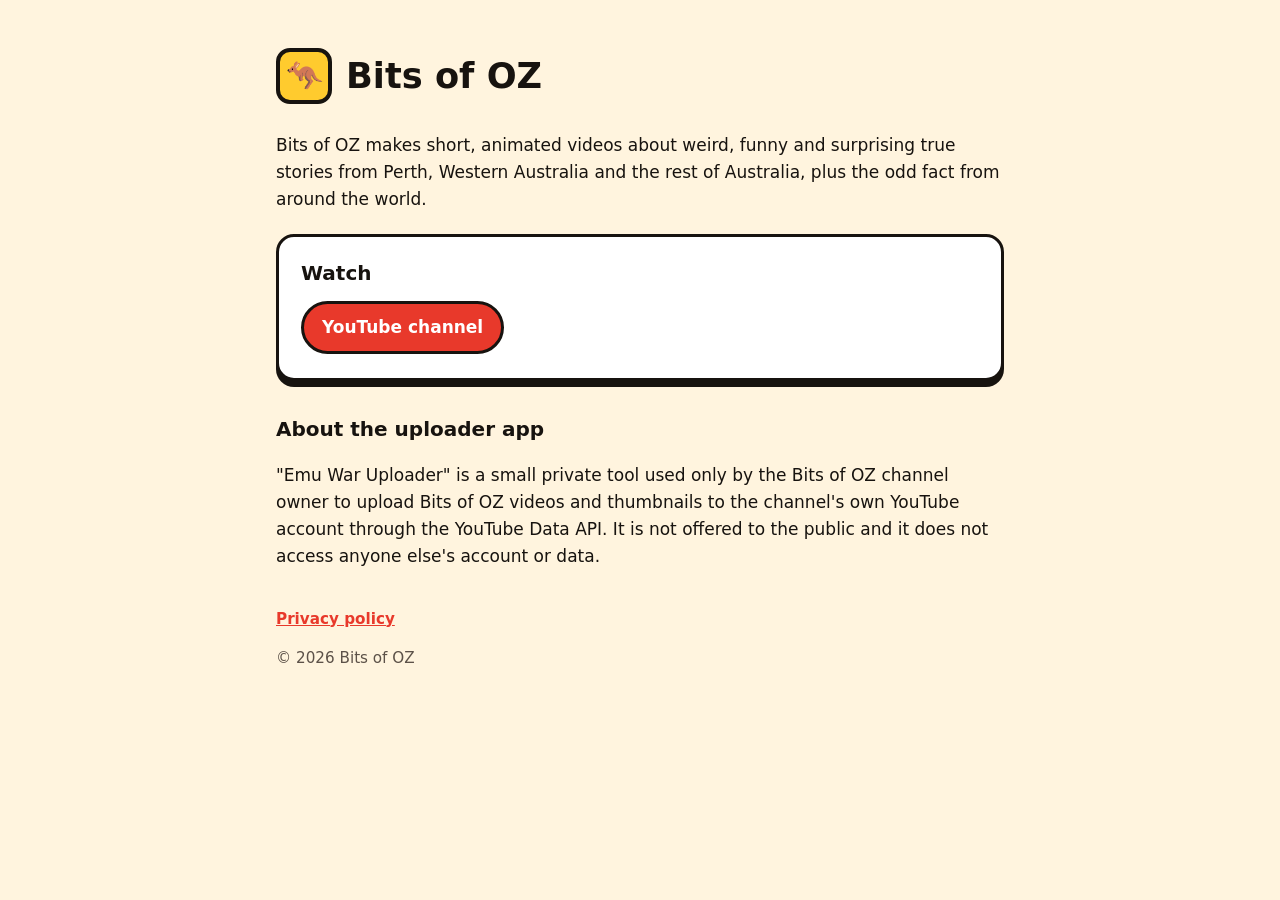
<file: index.html>
<!doctype html>
<html lang="en">
<head>
<meta charset="utf-8">
<meta name="viewport" content="width=device-width, initial-scale=1">
<title>Bits of OZ</title>
<meta name="description" content="Bits of OZ: short, fun, true facts about Perth, Western Australia and the rest of Australia.">
<link rel="stylesheet" href="style.css">
</head>
<body>
<main>
  <header>
    <div class="logo" aria-hidden="true">🦘</div>
    <h1>Bits of OZ</h1>
  </header>
  <p>Bits of OZ makes short, animated videos about weird, funny and surprising true stories from Perth, Western Australia and the rest of Australia, plus the odd fact from around the world.</p>
  <div class="card">
    <h2 style="margin-top:0">Watch</h2>
    <a class="btn" href="https://www.youtube.com/channel/UCFiTn_fZvFn61d6BRWWaVuw">YouTube channel</a>
  </div>
  <h2>About the uploader app</h2>
  <p>"Emu War Uploader" is a small private tool used only by the Bits of OZ channel owner to upload Bits of OZ videos and thumbnails to the channel's own YouTube account through the YouTube Data API. It is not offered to the public and it does not access anyone else's account or data.</p>
  <nav><a href="privacy.html">Privacy policy</a></nav>
  <p class="muted">© 2026 Bits of OZ</p>
</main>
</body>
</html>
</file>
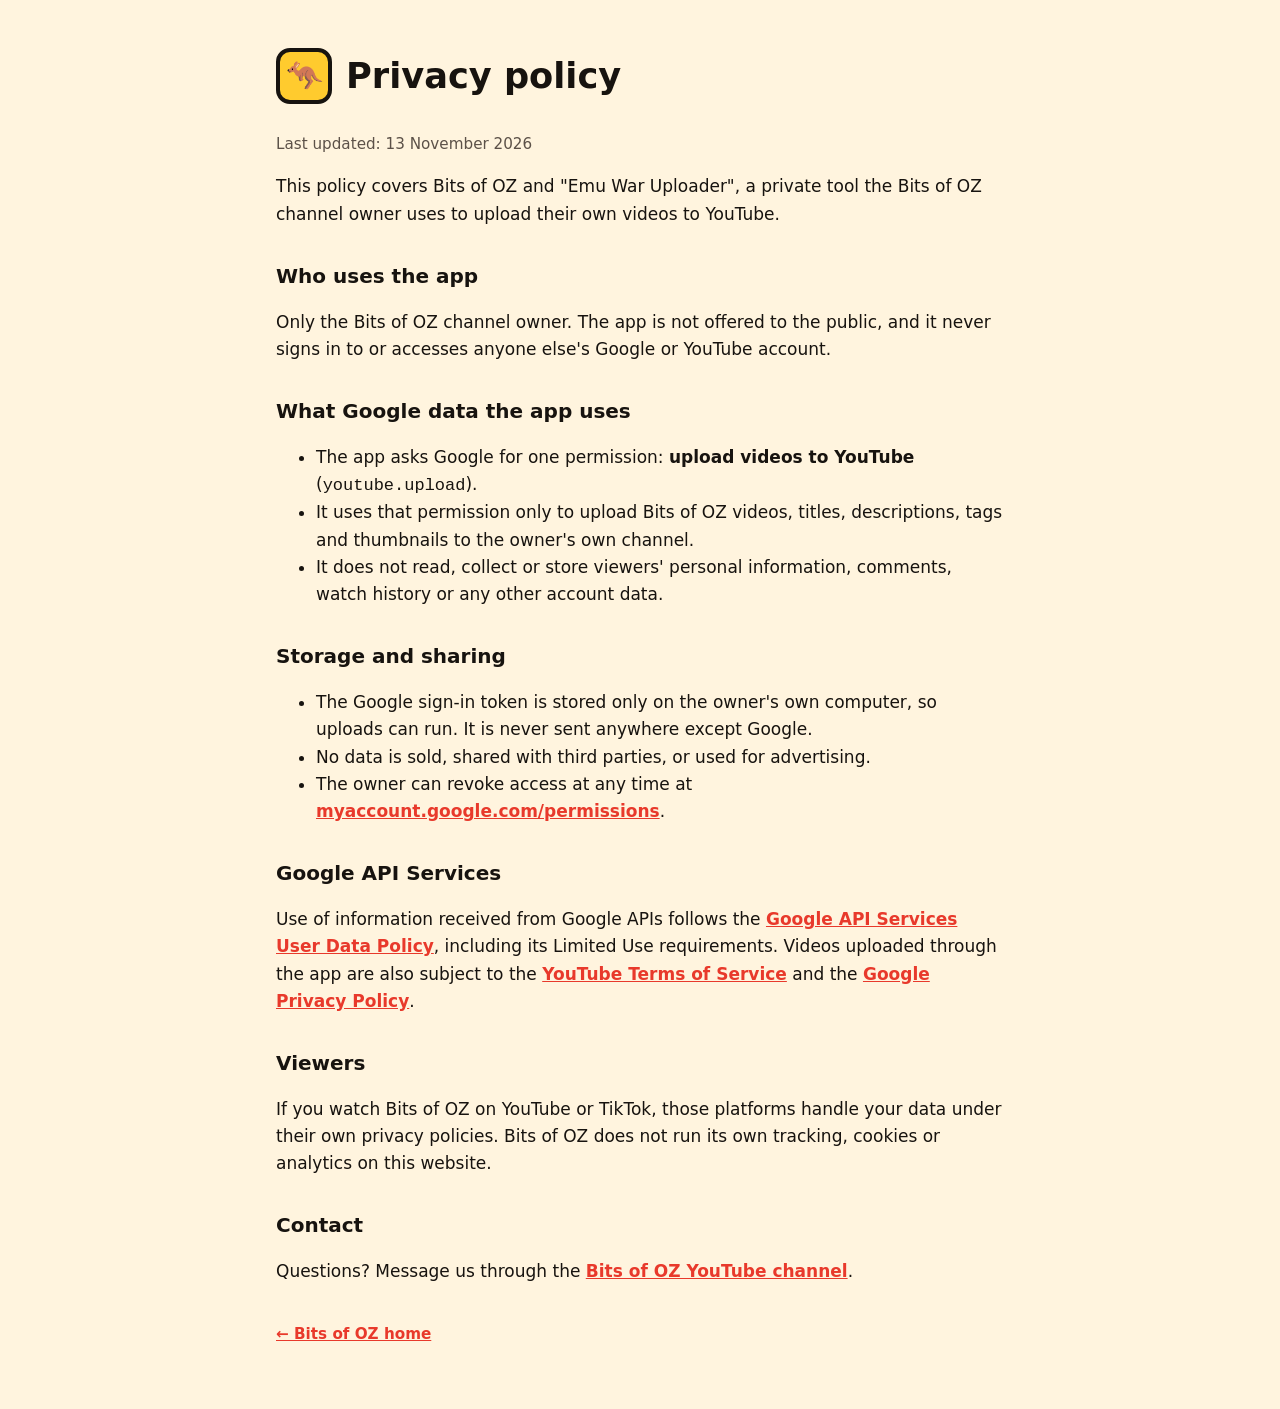
<file: privacy.html>
<!doctype html>
<html lang="en">
<head>
<meta charset="utf-8">
<meta name="viewport" content="width=device-width, initial-scale=1">
<title>Bits of OZ Privacy</title>
<meta name="description" content="Privacy policy for Bits of OZ and its private YouTube uploader tool.">
<link rel="stylesheet" href="style.css">
</head>
<body>
<main>
  <header>
    <div class="logo" aria-hidden="true">🦘</div>
    <h1>Privacy policy</h1>
  </header>
  <p class="muted">Last updated: 13 November 2026</p>

  <p>This policy covers Bits of OZ and "Emu War Uploader", a private tool the Bits of OZ channel owner uses to upload their own videos to YouTube.</p>

  <h2>Who uses the app</h2>
  <p>Only the Bits of OZ channel owner. The app is not offered to the public, and it never signs in to or accesses anyone else's Google or YouTube account.</p>

  <h2>What Google data the app uses</h2>
  <ul>
    <li>The app asks Google for one permission: <strong>upload videos to YouTube</strong> (<code>youtube.upload</code>).</li>
    <li>It uses that permission only to upload Bits of OZ videos, titles, descriptions, tags and thumbnails to the owner's own channel.</li>
    <li>It does not read, collect or store viewers' personal information, comments, watch history or any other account data.</li>
  </ul>

  <h2>Storage and sharing</h2>
  <ul>
    <li>The Google sign-in token is stored only on the owner's own computer, so uploads can run. It is never sent anywhere except Google.</li>
    <li>No data is sold, shared with third parties, or used for advertising.</li>
    <li>The owner can revoke access at any time at <a href="https://myaccount.google.com/permissions">myaccount.google.com/permissions</a>.</li>
  </ul>

  <h2>Google API Services</h2>
  <p>Use of information received from Google APIs follows the <a href="https://developers.google.com/terms/api-services-user-data-policy">Google API Services User Data Policy</a>, including its Limited Use requirements. Videos uploaded through the app are also subject to the <a href="https://www.youtube.com/t/terms">YouTube Terms of Service</a> and the <a href="https://policies.google.com/privacy">Google Privacy Policy</a>.</p>

  <h2>Viewers</h2>
  <p>If you watch Bits of OZ on YouTube or TikTok, those platforms handle your data under their own privacy policies. Bits of OZ does not run its own tracking, cookies or analytics on this website.</p>

  <h2>Contact</h2>
  <p>Questions? Message us through the <a href="https://www.youtube.com/channel/UCFiTn_fZvFn61d6BRWWaVuw">Bits of OZ YouTube channel</a>.</p>

  <nav><a href="index.html">← Bits of OZ home</a></nav>
</main>
</body>
</html>
</file>
<file: style.css>
:root { --bg: #fff4de; --ink: #17130f; --red: #e8392b; --gold: #ffcb2e; --teal: #13a89a; --muted: #5c5148; --card: #ffffff; }
@media (prefers-color-scheme: dark) { :root { --bg: #17130f; --ink: #fff4de; --muted: #c9bba8; --card: #241d17; } }
* { box-sizing: border-box; }
body { margin: 0; background: var(--bg); color: var(--ink); font: 17px/1.6 system-ui, -apple-system, "Segoe UI", Roboto, sans-serif; }
main { max-width: 760px; margin: 0 auto; padding: 48px 16px 64px; }
header { display: flex; align-items: center; gap: 14px; margin-bottom: 28px; }
.logo { width: 56px; height: 56px; border-radius: 14px; background: var(--gold); border: 4px solid var(--ink); display: grid; place-items: center; font-size: 30px; }
h1 { font-size: 2.2rem; line-height: 1.1; margin: 0; }
h2 { font-size: 1.25rem; margin: 2rem 0 .5rem; }
p, li { color: var(--ink); }
.muted { color: var(--muted); font-size: .95rem; }
.card { background: var(--card); border: 3px solid var(--ink); border-radius: 18px; padding: 20px 22px; box-shadow: 0 6px 0 var(--ink); margin: 20px 0; }
a { color: var(--red); font-weight: 600; }
.btn { display: inline-block; background: var(--red); color: #fff; text-decoration: none; padding: 10px 18px; border-radius: 999px; border: 3px solid var(--ink); margin: 4px 8px 4px 0; }
nav { margin-top: 36px; font-size: .95rem; }
</file>
